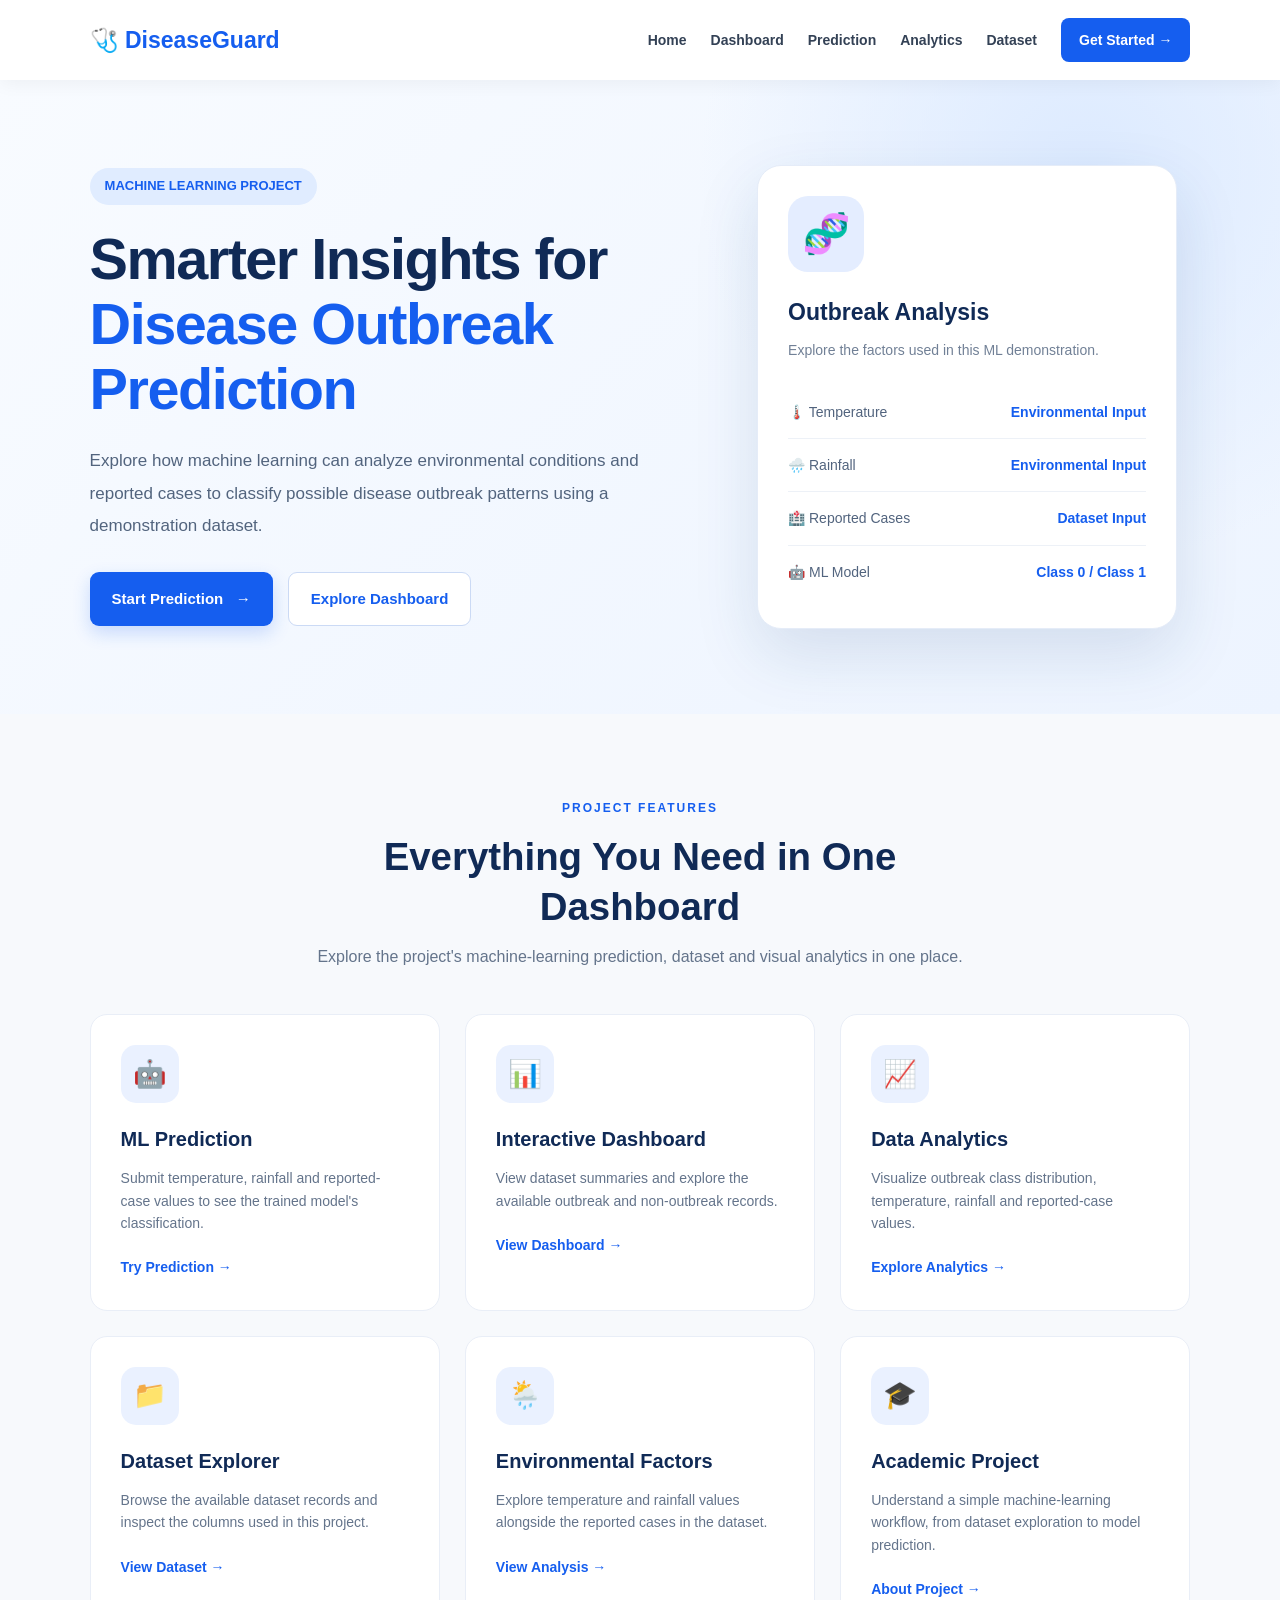
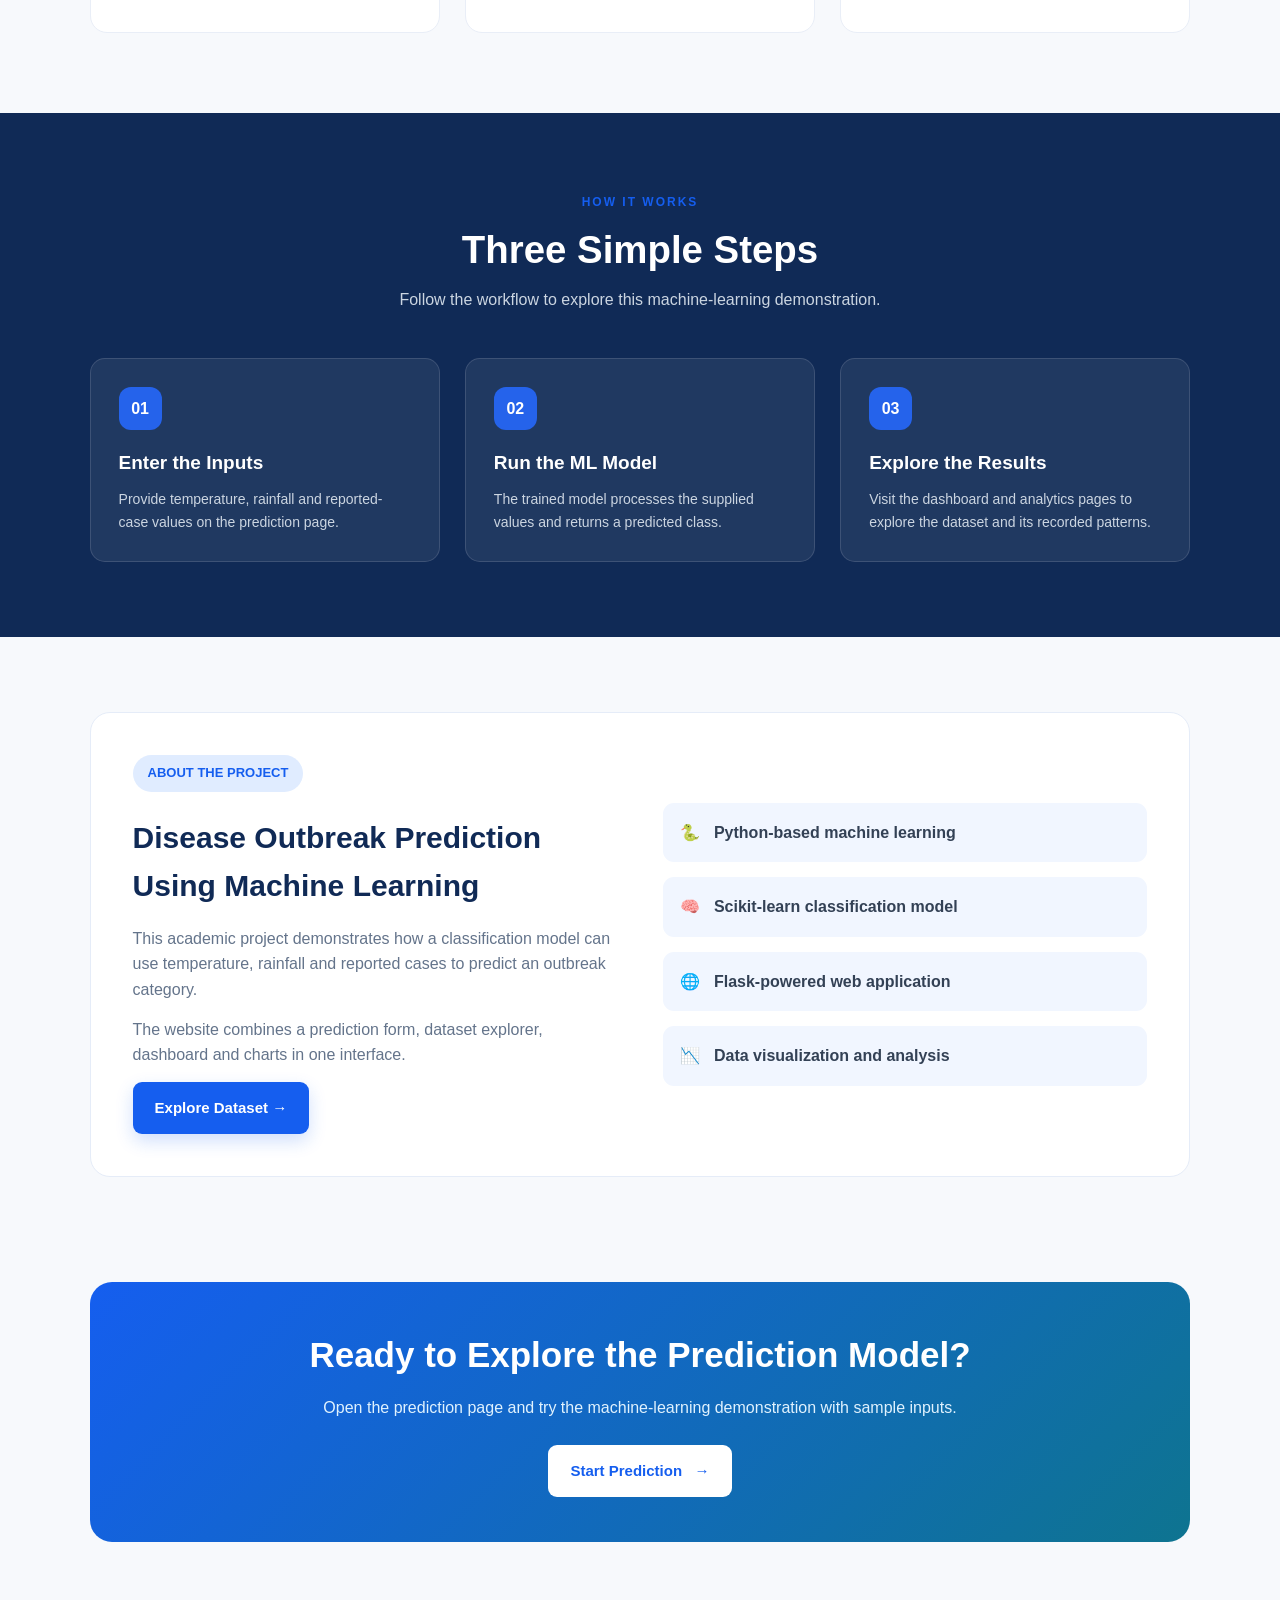
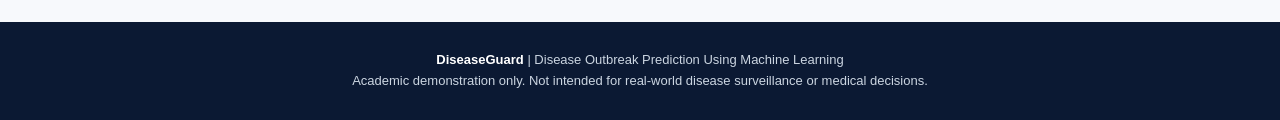
<file: templates/index.html>
<!DOCTYPE html>
<html lang="en">
<head>
    <meta charset="UTF-8">
    <meta name="viewport" content="width=device-width, initial-scale=1.0">

    <title>DiseaseGuard | Disease Outbreak Prediction</title>

    <style>
        * {
            margin: 0;
            padding: 0;
            box-sizing: border-box;
        }

        html {
            scroll-behavior: smooth;
        }

        body {
            font-family: "Segoe UI", Arial, sans-serif;
            background: #f7f9fc;
            color: #172b4d;
            line-height: 1.6;
        }

        /* Navigation */
        .navbar {
            width: 100%;
            padding: 18px 7%;
            display: flex;
            align-items: center;
            justify-content: space-between;
            background: #ffffff;
            box-shadow: 0 3px 18px rgba(0, 0, 0, 0.05);
            position: sticky;
            top: 0;
            z-index: 100;
        }

        .logo {
            color: #155eef;
            font-size: 23px;
            font-weight: 800;
            text-decoration: none;
            white-space: nowrap;
        }

        .nav-links {
            display: flex;
            align-items: center;
            gap: 24px;
            flex-wrap: wrap;
        }

        .nav-links a {
            text-decoration: none;
            color: #334155;
            font-weight: 600;
            font-size: 14px;
            transition: 0.3s;
        }

        .nav-links a:hover {
            color: #155eef;
        }

        .nav-links .nav-button {
            background: #155eef;
            color: white;
            padding: 11px 18px;
            border-radius: 8px;
        }

        .nav-links .nav-button:hover {
            background: #1249c7;
            color: white;
        }

        /* Hero section */
        .hero {
            min-height: 590px;
            padding: 85px 7%;
            display: grid;
            grid-template-columns: 1.15fr 0.85fr;
            align-items: center;
            gap: 50px;
            background:
                radial-gradient(circle at 85% 15%, #dceaff 0, transparent 32%),
                linear-gradient(135deg, #f8fbff, #edf4ff);
        }

        .hero-content {
            max-width: 650px;
        }

        .badge {
            display: inline-block;
            background: #e0ecff;
            color: #155eef;
            padding: 8px 15px;
            border-radius: 30px;
            font-size: 13px;
            font-weight: 700;
            margin-bottom: 22px;
        }

        .hero h1 {
            font-size: clamp(38px, 4.5vw, 59px);
            line-height: 1.13;
            letter-spacing: -1.5px;
            color: #102a56;
            margin-bottom: 23px;
        }

        .hero h1 span {
            color: #155eef;
        }

        .hero-description {
            max-width: 570px;
            font-size: 17px;
            color: #52647e;
            margin-bottom: 30px;
            line-height: 1.9;
        }

        .hero-buttons {
            display: flex;
            gap: 15px;
            flex-wrap: wrap;
        }

        .button {
            display: inline-flex;
            align-items: center;
            justify-content: center;
            padding: 14px 22px;
            border-radius: 9px;
            text-decoration: none;
            font-size: 15px;
            font-weight: 700;
            transition: 0.25s;
        }

        .primary-button {
            color: white;
            background: #155eef;
            box-shadow: 0 7px 18px rgba(21, 94, 239, 0.2);
        }

        .primary-button:hover {
            background: #1249c7;
            transform: translateY(-3px);
        }

        .secondary-button {
            color: #155eef;
            background: white;
            border: 1px solid #cbdaf5;
        }

        .secondary-button:hover {
            background: #eaf1ff;
            transform: translateY(-3px);
        }

        /* Hero visual */
        .visual-area {
            display: flex;
            justify-content: center;
            align-items: center;
            min-width: 0;
        }

        .health-card {
            width: 100%;
            max-width: 420px;
            padding: 30px;
            background: white;
            border: 1px solid #e5ecf8;
            border-radius: 24px;
            box-shadow: 0 25px 65px rgba(27, 67, 126, 0.13);
        }

        .health-icon {
            width: 76px;
            height: 76px;
            border-radius: 20px;
            background: #e4edff;
            display: flex;
            justify-content: center;
            align-items: center;
            font-size: 39px;
            margin-bottom: 22px;
        }

        .health-card h2 {
            font-size: 23px;
            color: #102a56;
            margin-bottom: 8px;
        }

        .health-card > p {
            color: #718096;
            font-size: 14px;
            margin-bottom: 24px;
        }

        .metric {
            display: flex;
            align-items: center;
            justify-content: space-between;
            padding: 15px 0;
            border-bottom: 1px solid #edf1f7;
            gap: 10px;
        }

        .metric:last-child {
            border-bottom: none;
        }

        .metric-label {
            color: #52647e;
            font-size: 14px;
        }

        .metric-value {
            color: #155eef;
            font-weight: 800;
            font-size: 14px;
            text-align: right;
        }

        /* Feature section */
        .section {
            padding: 80px 7%;
        }

        .section-heading {
            text-align: center;
            max-width: 700px;
            margin: 0 auto 45px;
        }

        .section-heading .eyebrow {
            color: #155eef;
            text-transform: uppercase;
            letter-spacing: 2px;
            font-size: 12px;
            font-weight: 800;
        }

        .section-heading h2 {
            font-size: clamp(28px, 3vw, 39px);
            line-height: 1.3;
            color: #102a56;
            margin: 12px 0;
        }

        .section-heading p {
            color: #64748b;
            font-size: 16px;
        }

        .feature-grid {
            display: grid;
            grid-template-columns: repeat(3, minmax(0, 1fr));
            gap: 25px;
        }

        .feature-card {
            padding: 30px;
            background: white;
            border: 1px solid #e9eef7;
            border-radius: 17px;
            transition: 0.3s;
        }

        .feature-card:hover {
            transform: translateY(-6px);
            box-shadow: 0 15px 35px rgba(27, 67, 126, 0.09);
            border-color: #c6d8ff;
        }

        .feature-icon {
            width: 58px;
            height: 58px;
            border-radius: 15px;
            display: flex;
            align-items: center;
            justify-content: center;
            font-size: 27px;
            background: #eaf1ff;
            margin-bottom: 20px;
        }

        .feature-card h3 {
            color: #102a56;
            font-size: 20px;
            margin-bottom: 12px;
        }

        .feature-card p {
            color: #64748b;
            font-size: 14px;
            margin-bottom: 20px;
        }

        .feature-link {
            color: #155eef;
            font-size: 14px;
            font-weight: 700;
            text-decoration: none;
        }

        .feature-link:hover {
            text-decoration: underline;
        }

        /* How it works */
        .how-section {
            padding: 75px 7%;
            background: #102a56;
            color: white;
        }

        .how-section .section-heading h2 {
            color: white;
        }

        .how-section .section-heading p {
            color: #cbd5e1;
        }

        .steps-grid {
            display: grid;
            grid-template-columns: repeat(3, minmax(0, 1fr));
            gap: 25px;
        }

        .step-card {
            padding: 28px;
            border-radius: 15px;
            background: rgba(255, 255, 255, 0.07);
            border: 1px solid rgba(255, 255, 255, 0.13);
        }

        .step-number {
            width: 43px;
            height: 43px;
            display: flex;
            align-items: center;
            justify-content: center;
            border-radius: 12px;
            background: #2563eb;
            color: white;
            font-weight: 800;
            margin-bottom: 18px;
        }

        .step-card h3 {
            font-size: 19px;
            margin-bottom: 10px;
        }

        .step-card p {
            color: #cbd5e1;
            font-size: 14px;
        }

        /* About section */
        .about-section {
            padding: 75px 7%;
        }

        .about-card {
            display: grid;
            grid-template-columns: 1fr 1fr;
            align-items: center;
            gap: 45px;
            padding: 42px;
            background: white;
            border: 1px solid #e5ecf8;
            border-radius: 20px;
        }

        .about-card h2 {
            color: #102a56;
            font-size: 30px;
            margin-bottom: 16px;
        }

        .about-card p {
            color: #64748b;
            margin-bottom: 14px;
        }

        .about-highlights {
            display: grid;
            gap: 15px;
        }

        .highlight {
            padding: 17px;
            border-radius: 11px;
            background: #f1f6ff;
            color: #334155;
            font-weight: 600;
        }

        .highlight span {
            margin-right: 10px;
        }

        /* Call to action */
        .cta-section {
            padding: 30px 7% 80px;
        }

        .cta-card {
            padding: 45px 25px;
            text-align: center;
            background: linear-gradient(135deg, #155eef, #0e7490);
            color: white;
            border-radius: 22px;
        }

        .cta-card h2 {
            font-size: clamp(26px, 3vw, 35px);
            margin-bottom: 12px;
        }

        .cta-card p {
            margin-bottom: 25px;
            color: #e0f2fe;
        }

        .cta-card .button {
            background: white;
            color: #155eef;
        }

        .cta-card .button:hover {
            background: #eaf1ff;
            transform: translateY(-3px);
        }

        /* Footer */
        footer {
            padding: 28px 7%;
            text-align: center;
            background: #0b1933;
            color: #cbd5e1;
            font-size: 13px;
        }

        footer strong {
            color: white;
        }

        /* Responsive design */
        @media (max-width: 1000px) {
            .navbar {
                padding: 16px 4%;
            }

            .nav-links {
                gap: 13px;
            }

            .hero {
                padding: 65px 5%;
                gap: 30px;
            }

            .section,
            .how-section,
            .about-section {
                padding-left: 5%;
                padding-right: 5%;
            }

            .feature-grid,
            .steps-grid {
                grid-template-columns: repeat(2, minmax(0, 1fr));
            }
        }

        @media (max-width: 700px) {
            .navbar {
                position: relative;
                flex-direction: column;
                gap: 15px;
            }

            .nav-links {
                justify-content: center;
                gap: 10px 15px;
            }

            .hero {
                grid-template-columns: 1fr;
                padding: 50px 6%;
            }

            .hero h1 {
                letter-spacing: -0.5px;
            }

            .visual-area {
                margin-top: 10px;
            }

            .feature-grid,
            .steps-grid,
            .about-card {
                grid-template-columns: 1fr;
            }

            .about-card {
                padding: 25px;
                gap: 25px;
            }

            .section {
                padding-top: 55px;
                padding-bottom: 55px;
            }
        }

        @media (max-width: 400px) {
            .nav-links a {
                font-size: 12px;
            }

            .hero-buttons {
                flex-direction: column;
            }

            .hero-buttons .button {
                width: 100%;
            }

            .health-card {
                padding: 22px;
            }
        }
    </style>
</head>

<body>

    <!-- Navigation Bar -->
    <header class="navbar">

        <a href="/" class="logo">🩺 DiseaseGuard</a>

        <nav class="nav-links">
            <a href="/">Home</a>
            <a href="/dashboard">Dashboard</a>
            <a href="/prediction">Prediction</a>
            <a href="/analytics">Analytics</a>
            <a href="/dataset">Dataset</a>
            <a href="/prediction" class="nav-button">Get Started →</a>
        </nav>

    </header>

    <!-- Hero Section -->
    <main>

        <section class="hero">

            <div class="hero-content">

                <div class="badge">
                    MACHINE LEARNING PROJECT
                </div>

                <h1>
                    Smarter Insights for
                    <span>Disease Outbreak Prediction</span>
                </h1>

                <p class="hero-description">
                    Explore how machine learning can analyze environmental
                    conditions and reported cases to classify possible
                    disease outbreak patterns using a demonstration dataset.
                </p>

                <div class="hero-buttons">
                    <a href="/prediction" class="button primary-button">
                        Start Prediction &nbsp; →
                    </a>

                    <a href="/dashboard" class="button secondary-button">
                        Explore Dashboard
                    </a>
                </div>

            </div>

            <div class="visual-area">

                <div class="health-card">

                    <div class="health-icon">🧬</div>

                    <h2>Outbreak Analysis</h2>

                    <p>
                        Explore the factors used in this ML demonstration.
                    </p>

                    <div class="metric">
                        <span class="metric-label">🌡️ Temperature</span>
                        <span class="metric-value">Environmental Input</span>
                    </div>

                    <div class="metric">
                        <span class="metric-label">🌧️ Rainfall</span>
                        <span class="metric-value">Environmental Input</span>
                    </div>

                    <div class="metric">
                        <span class="metric-label">🏥 Reported Cases</span>
                        <span class="metric-value">Dataset Input</span>
                    </div>

                    <div class="metric">
                        <span class="metric-label">🤖 ML Model</span>
                        <span class="metric-value">Class 0 / Class 1</span>
                    </div>

                </div>

            </div>

        </section>

        <!-- Features -->
        <section class="section">

            <div class="section-heading">

                <span class="eyebrow">PROJECT FEATURES</span>

                <h2>Everything You Need in One Dashboard</h2>

                <p>
                    Explore the project's machine-learning prediction,
                    dataset and visual analytics in one place.
                </p>

            </div>

            <div class="feature-grid">

                <article class="feature-card">

                    <div class="feature-icon">🤖</div>

                    <h3>ML Prediction</h3>

                    <p>
                        Submit temperature, rainfall and reported-case values
                        to see the trained model's classification.
                    </p>

                    <a href="/prediction" class="feature-link">
                        Try Prediction →
                    </a>

                </article>

                <article class="feature-card">

                    <div class="feature-icon">📊</div>

                    <h3>Interactive Dashboard</h3>

                    <p>
                        View dataset summaries and explore the available
                        outbreak and non-outbreak records.
                    </p>

                    <a href="/dashboard" class="feature-link">
                        View Dashboard →
                    </a>

                </article>

                <article class="feature-card">

                    <div class="feature-icon">📈</div>

                    <h3>Data Analytics</h3>

                    <p>
                        Visualize outbreak class distribution, temperature,
                        rainfall and reported-case values.
                    </p>

                    <a href="/analytics" class="feature-link">
                        Explore Analytics →
                    </a>

                </article>

                <article class="feature-card">

                    <div class="feature-icon">📁</div>

                    <h3>Dataset Explorer</h3>

                    <p>
                        Browse the available dataset records and inspect
                        the columns used in this project.
                    </p>

                    <a href="/dataset" class="feature-link">
                        View Dataset →
                    </a>

                </article>

                <article class="feature-card">

                    <div class="feature-icon">🌦️</div>

                    <h3>Environmental Factors</h3>

                    <p>
                        Explore temperature and rainfall values alongside
                        the reported cases in the dataset.
                    </p>

                    <a href="/analytics" class="feature-link">
                        View Analysis →
                    </a>

                </article>

                <article class="feature-card">

                    <div class="feature-icon">🎓</div>

                    <h3>Academic Project</h3>

                    <p>
                        Understand a simple machine-learning workflow,
                        from dataset exploration to model prediction.
                    </p>

                    <a href="#about" class="feature-link">
                        About Project →
                    </a>

                </article>

            </div>

        </section>

        <!-- How It Works -->
        <section class="how-section">

            <div class="section-heading">

                <span class="eyebrow">HOW IT WORKS</span>

                <h2>Three Simple Steps</h2>

                <p>
                    Follow the workflow to explore this machine-learning
                    demonstration.
                </p>

            </div>

            <div class="steps-grid">

                <article class="step-card">

                    <div class="step-number">01</div>

                    <h3>Enter the Inputs</h3>

                    <p>
                        Provide temperature, rainfall and reported-case
                        values on the prediction page.
                    </p>

                </article>

                <article class="step-card">

                    <div class="step-number">02</div>

                    <h3>Run the ML Model</h3>

                    <p>
                        The trained model processes the supplied values
                        and returns a predicted class.
                    </p>

                </article>

                <article class="step-card">

                    <div class="step-number">03</div>

                    <h3>Explore the Results</h3>

                    <p>
                        Visit the dashboard and analytics pages to explore
                        the dataset and its recorded patterns.
                    </p>

                </article>

            </div>

        </section>

        <!-- About Project -->
        <section class="about-section" id="about">

            <div class="about-card">

                <div>

                    <span class="badge">ABOUT THE PROJECT</span>

                    <h2>Disease Outbreak Prediction Using Machine Learning</h2>

                    <p>
                        This academic project demonstrates how a
                        classification model can use temperature,
                        rainfall and reported cases to predict an outbreak
                        category.
                    </p>

                    <p>
                        The website combines a prediction form, dataset
                        explorer, dashboard and charts in one interface.
                    </p>

                    <a href="/dataset" class="button primary-button">
                        Explore Dataset →
                    </a>

                </div>

                <div class="about-highlights">

                    <div class="highlight">
                        <span>🐍</span>
                        Python-based machine learning
                    </div>

                    <div class="highlight">
                        <span>🧠</span>
                        Scikit-learn classification model
                    </div>

                    <div class="highlight">
                        <span>🌐</span>
                        Flask-powered web application
                    </div>

                    <div class="highlight">
                        <span>📉</span>
                        Data visualization and analysis
                    </div>

                </div>

            </div>

        </section>

        <!-- Call to Action -->
        <section class="cta-section">

            <div class="cta-card">

                <h2>Ready to Explore the Prediction Model?</h2>

                <p>
                    Open the prediction page and try the machine-learning
                    demonstration with sample inputs.
                </p>

                <a href="/prediction" class="button">
                    Start Prediction &nbsp; →
                </a>

            </div>

        </section>

    </main>

    <!-- Footer -->
    <footer>

        <p>
            <strong>DiseaseGuard</strong> |
            Disease Outbreak Prediction Using Machine Learning
        </p>

        <p>
            Academic demonstration only. Not intended for real-world
            disease surveillance or medical decisions.
        </p>

    </footer>

</body>
</html>
</file>
